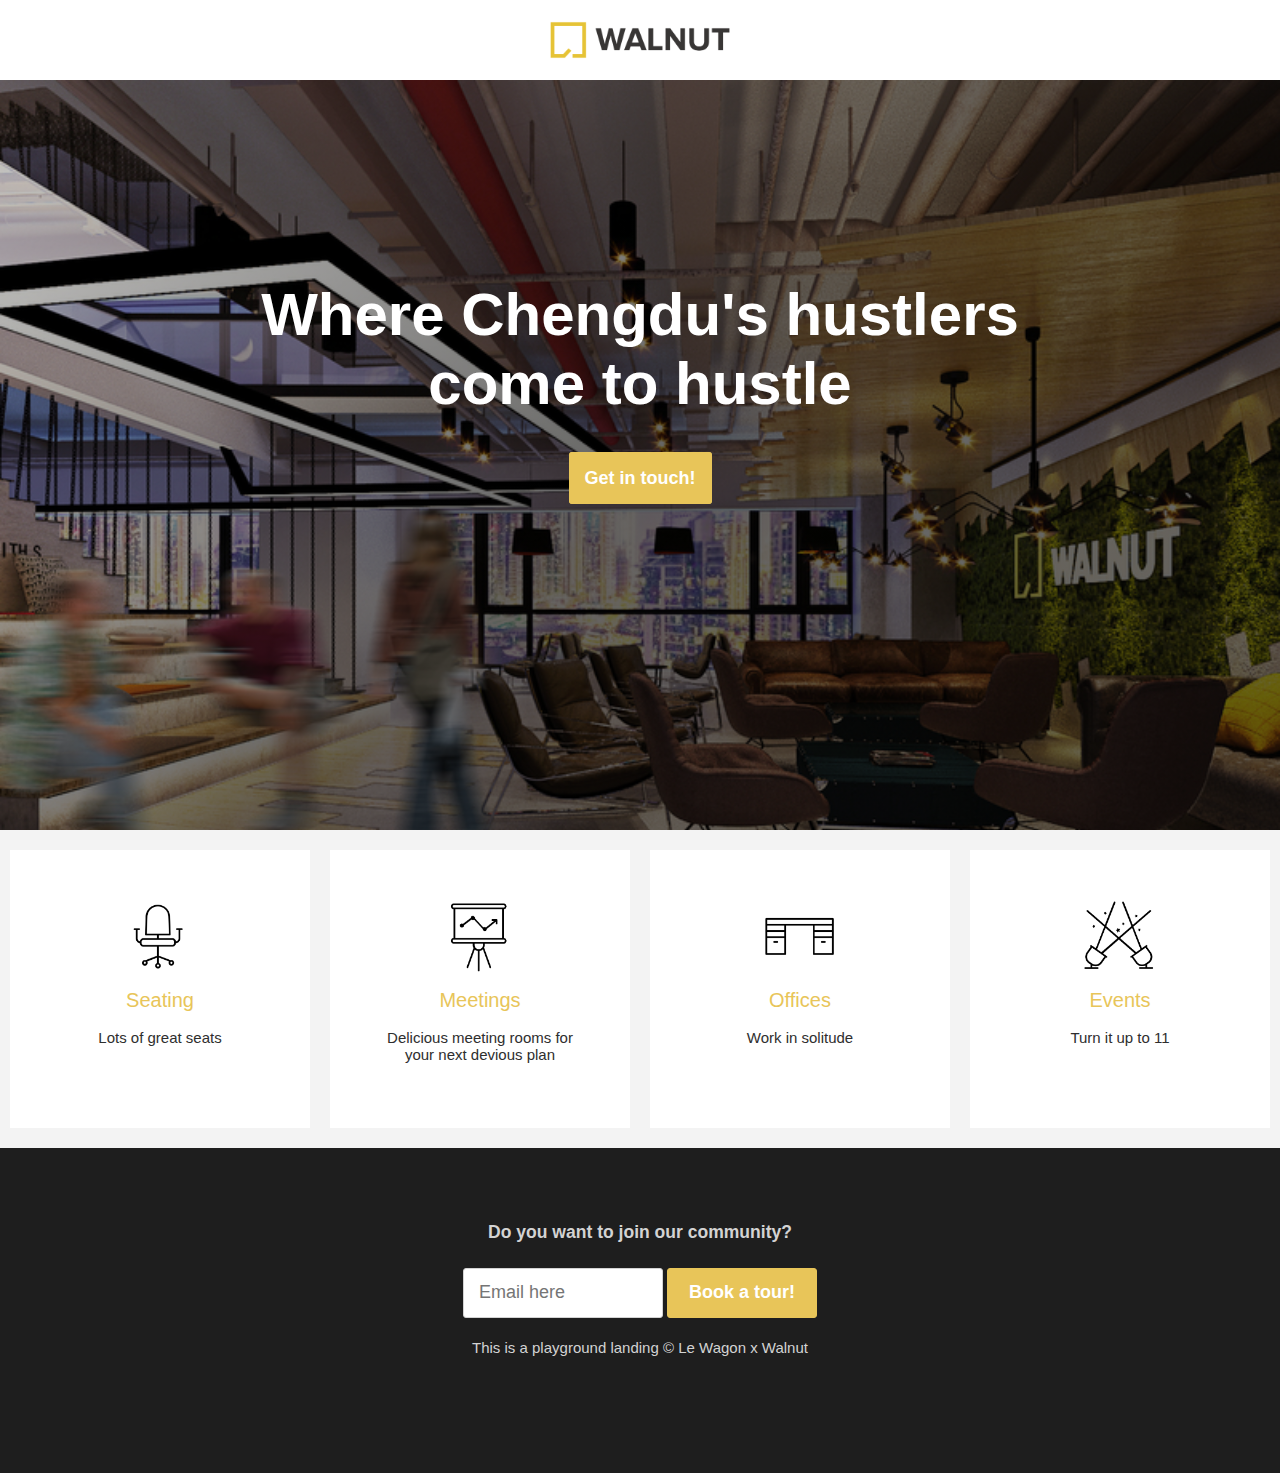
<file: index.html>
<html>
    <head>
      <meta charset="utf-8">
      <title>Walnut playground landing</title>
      <link href="style.css" rel="stylesheet">
      <link rel="stylesheet" href="https://apps.bdimg.com/libs/fontawesome/4.1.0/css/font-awesome.min.css">

    </head>
  <body>
    <div id="navbar">
      <img src="images/walnut-logo.png" alt="Walnut Logo">
    </div>
    <div id="header">
      <h2>Where Chengdu's hustlers <br> come to hustle</h2>

      <p><a href="#footer" class="input btn">Get in touch!</a></p>
    </div>

  <div class="container">
    <div class="card">
      <img src="images/open.png" alt="Seating">
      <h2>Seating</h2>
      <p>Lots of great seats</p>
    </div>

    <div class="card">
      <img src="images/meeting.png" alt="Meeting">
      <h2>Meetings</h2>
      <p>Delicious meeting rooms for your next devious plan</p>

    </div>

    <div class="card">
      <img src="images/office.png" alt="Offices">
      <h2>Offices</h2>
      <p>Work in solitude</p>
    </div>

    <div class="card">
      <img src="images/event.png" alt="Events">
      <h2>Events</h2>
      <p>Turn it up to 11</p>
    </div>
  </div>

    <div id="footer">
      <h3>Do you want to join our community?</h3>
      <form action="" class="book">
        <input type="text" placeholder="Email here" class="input">
        <input type="submit" value="Book a tour!" class="input btn">
      </form>
      <p>This is a playground landing © Le Wagon x Walnut</p>
      <ul>
        <li><a href="#"><i class="fa fa-weibo"></i></a></li>
        <li><a href="#"><i class="fa fa-weixin"></i></a></li>
        <li><a href="#"><i class="fa fa-twitter"></i></a></li>
        <li><a href="#"><i class="fa fa-github"></i></a></li>
      </ul>
    </div>
  </body>
</html>
</file>
<file: style.css>
/* general body */
/****************/

body{
  background: #FFFFFF;
  color: #2E2E2E;
  font-size: 15px;
  font-family: Helvetica;
  margin: 0 auto;
}
h1{
  color: #FFFFFF;
  font-weight: bolder;
  font-size: 50px;
}
h2 {
  color: #FFFFF;
  font-weight: bolder;
  font-size: 20px;
}
a {
  color: lightgrey;
}
a:hover {
  text-decoration: none;
  color: #AB2513;
}

/****************/
/* navbar */
/****************/

#navbar {
  background:white;
  padding:5px;
  text-align: center;
}

#navbar img {
  max-height: 70px
}

/****************/
/* header */
/****************/

#header{
  text-align: center;
  background-image: linear-gradient(-225deg, rgba(0,0,0,0.2) 0%, rgba(0,0,0,0.6) 50%), url("images/walnut-banner.jpeg");
  background-size: cover;
  padding: 150px;
  color: white;
  max-height: ;
  height:50vh;
}

#header p {
  font-size: 25px;
  margin:40px;
}

#header a.btn {
  padding:15px;
  text-decoration: none;
}

#header h2 {
  font-size: 60px;
  max-width: 100vw;
  text-align: center;
  justify-content: center;
}


/****************/
/* content */
/****************/

.container {
  padding:20px 0px;
  background-color: #F3F3F3;
  display:flex;
  justify-content: space-around;
  text-align: center;
}

.card h2 {
  color:#E8C559
}

.card{
  padding: 50px;
  font-weight: lighter;
  background-color: white;
  text-align:center;
  width:200px;
}

.card p {
  font-weight: 15;
}

.card img {
  width:100px;
}

/****************/
/* footer */
/****************/

#footer{
  padding: 50px;
  background: rgb(30, 30, 30);
  color: lightgrey;
  text-align: center;
  line-height: 2;
}
#footer a {
  color: lightgrey;
  font-size: 20px;
}
#footer a:hover {
  color: white;
}

#footer ul {
  padding-left:0;
  list-style: none;
}

#footer li {
  display: inline-block;
  padding:0px 10px;
}

/****************/
/* forms */
/****************/

.input {
  font-size: 18px;
  height:50px;
  padding:0px 15px;
  background:white;
  border:1px solid lightgray;
  width:200px;
  border-radius:3px;
}

.btn {
  background:#E8C559;
  color:white;
  font-weight: bolder;
  width:150px;
  border:1px solid #E8C559;
}

.btn:hover {
  background:#9E8C3E;
  border: none;
  color:white;
}
</file>
